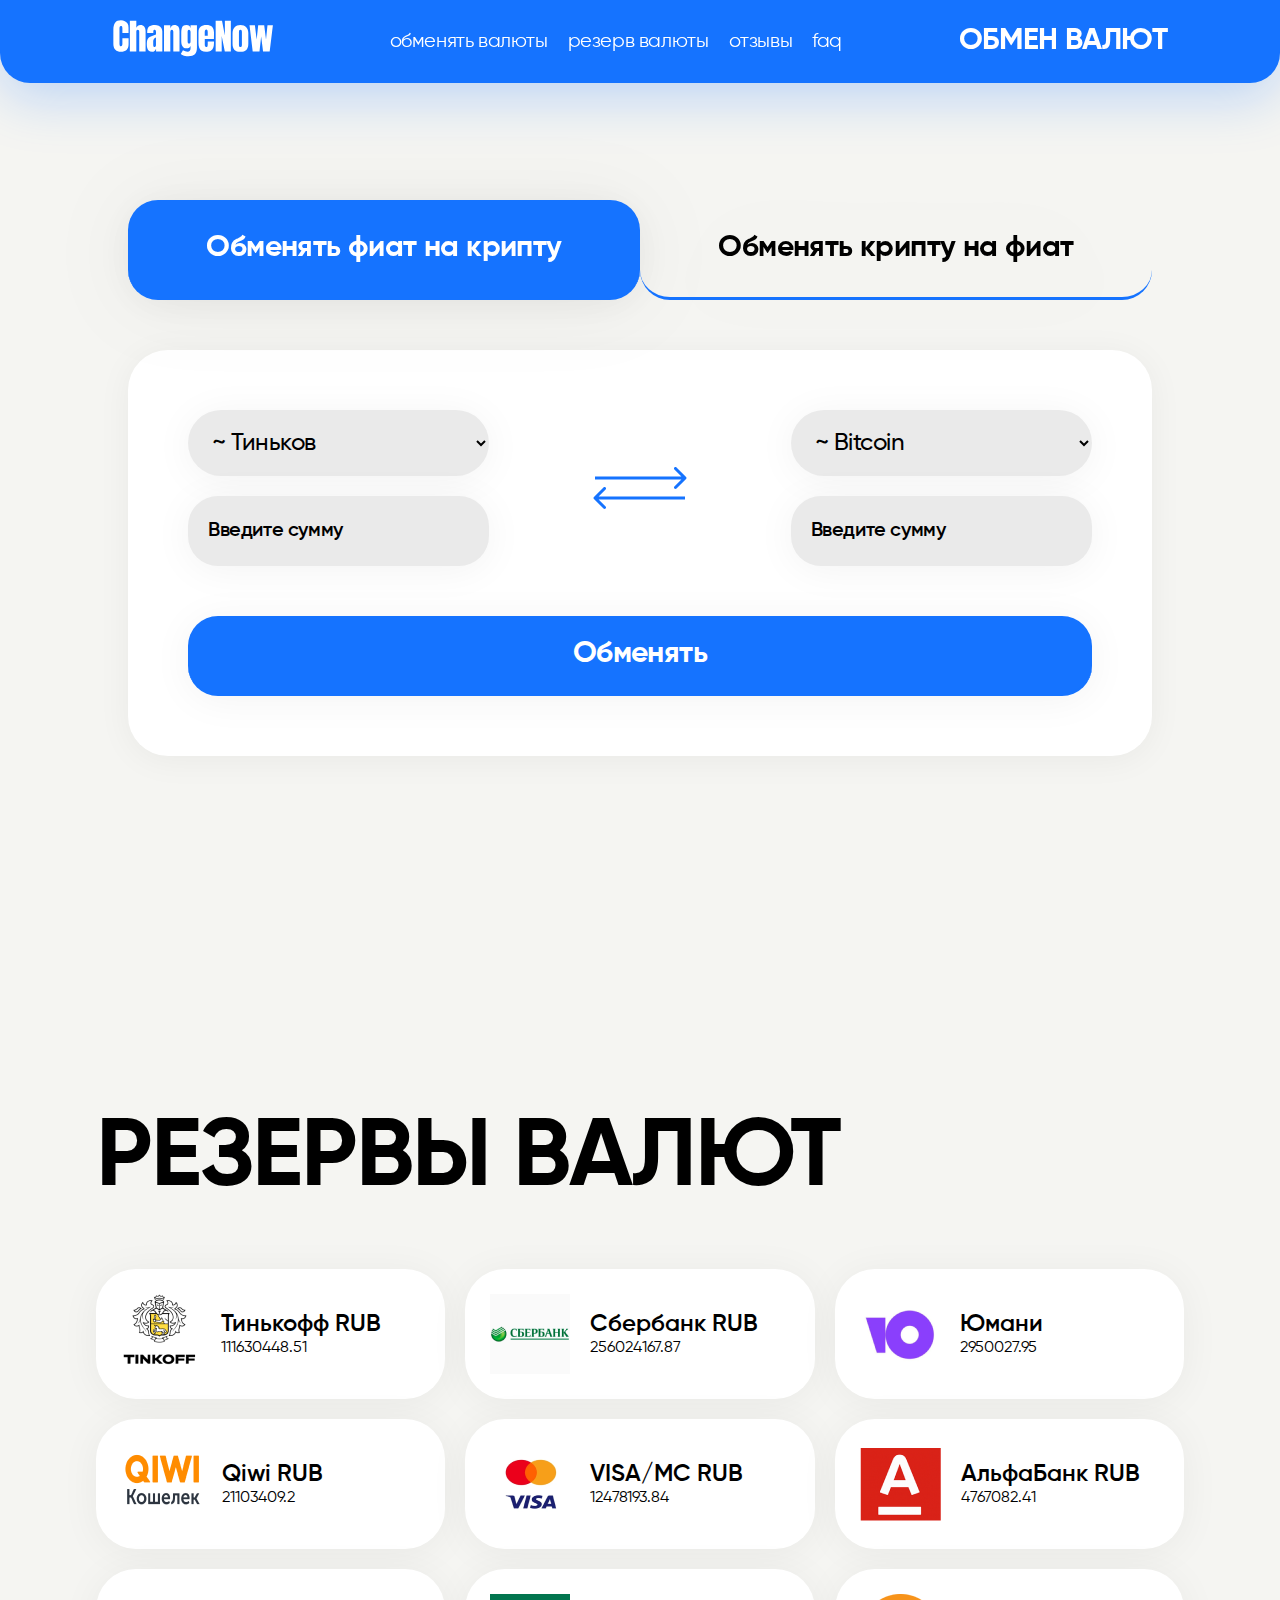
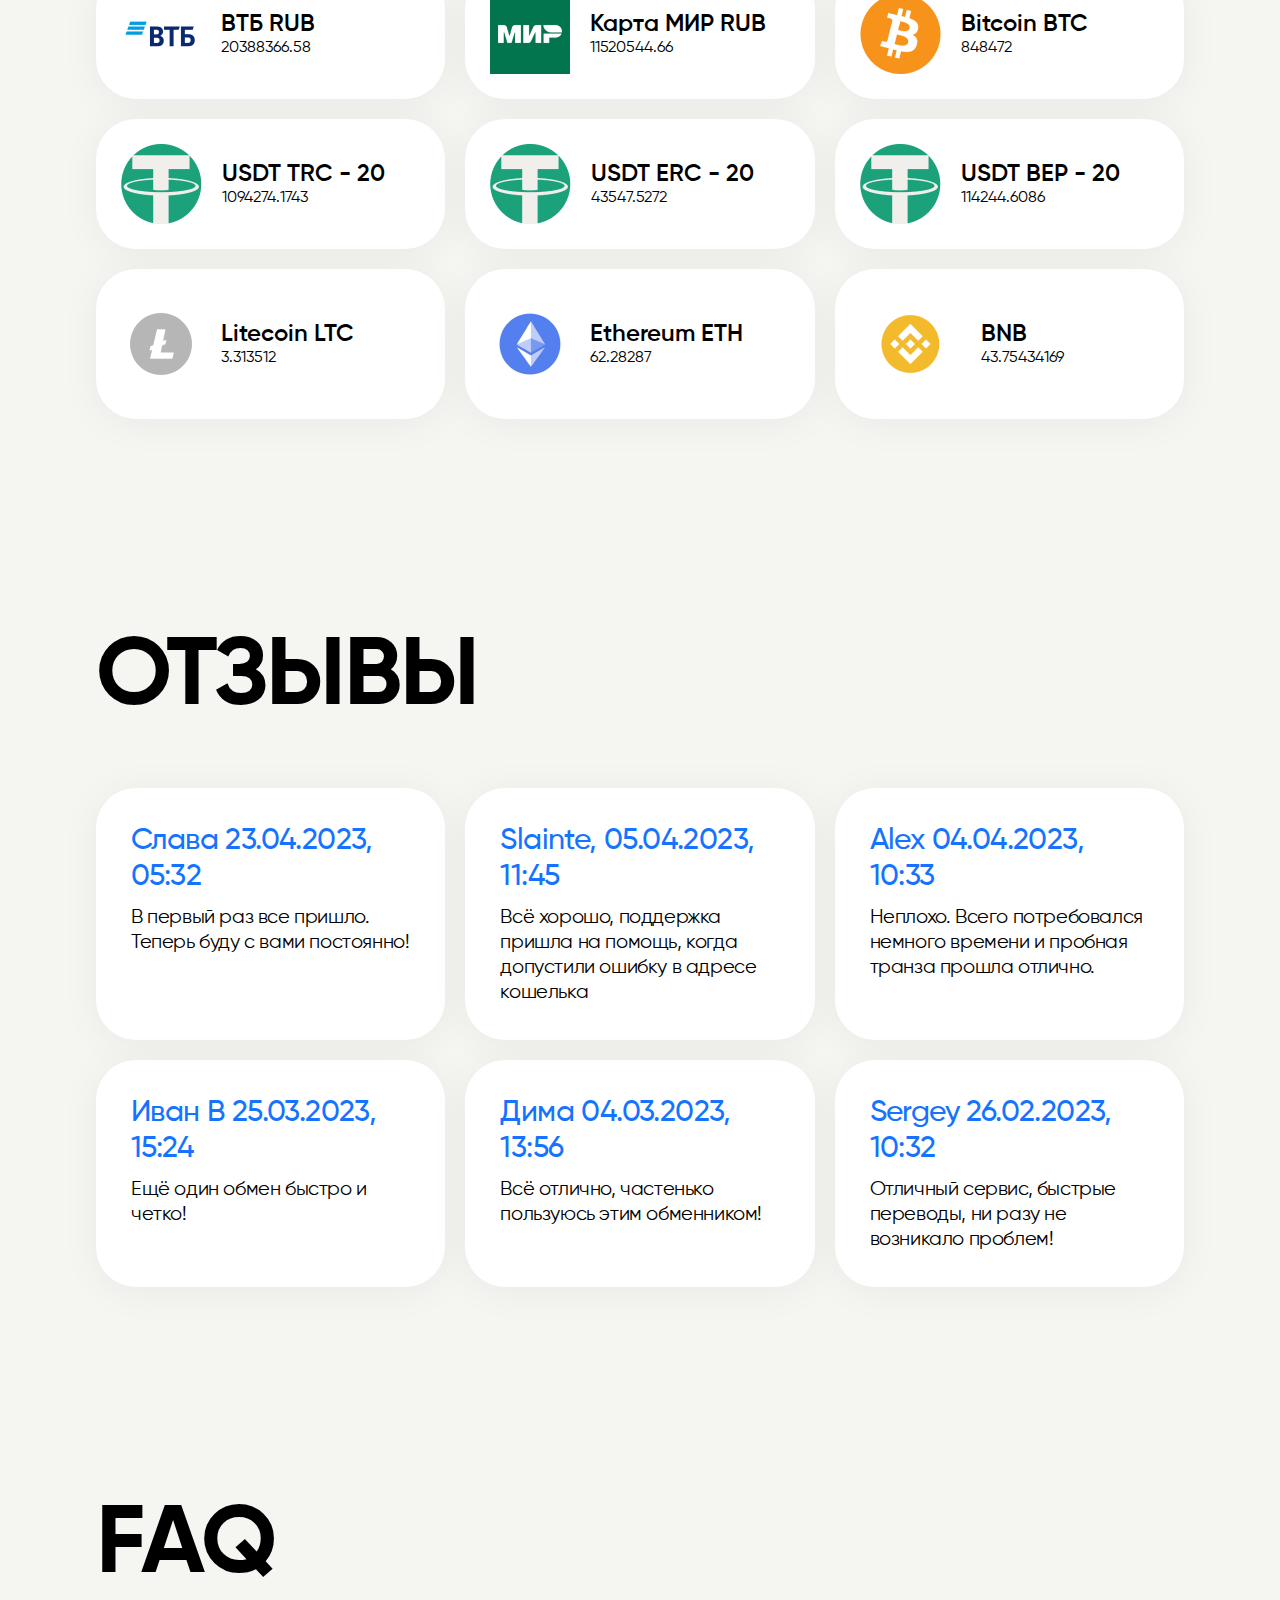
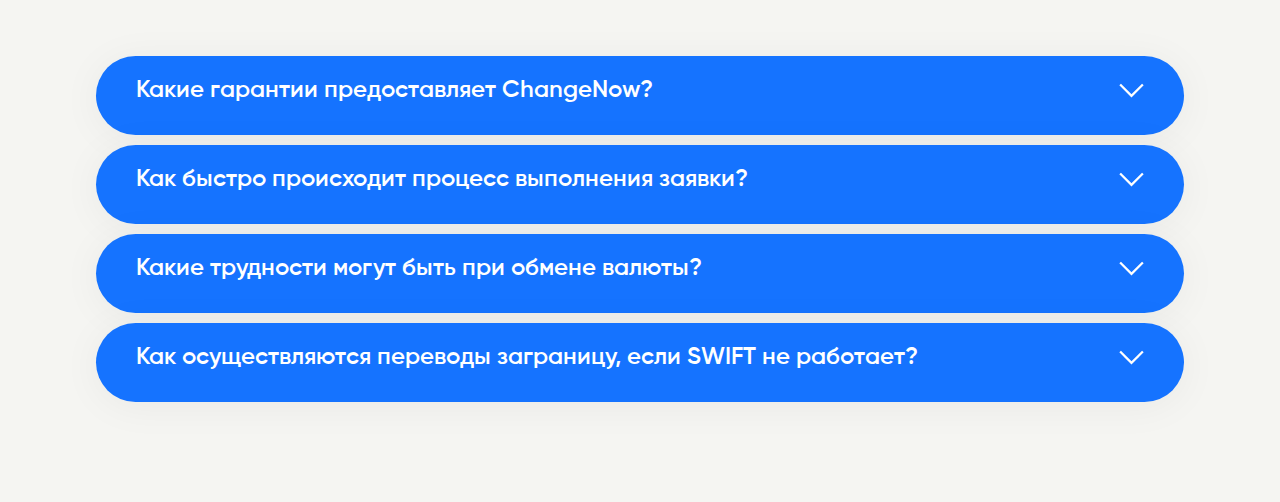
<file: index.html>
<!DOCTYPE html>
<html lang="en">

<head>
   <meta charset="UTF-8">
   <meta http-equiv="X-UA-Compatible" content="IE=edge">
   <meta name="viewport" content="width=device-width, initial-scale=1.0">
   <title>ChangeNow</title>
   <link rel="shortcut icon" href="./img/favicon.svg" type="image/x-icon">
   <link rel="stylesheet" href="./css/style.css">
</head>

<body>
   <header class="header">
      <div class="container header-container">
         <div class="header-logo">
            <a href="#"><img src="./img/logo.svg" alt="Logo"></a>
         </div>

         <nav class="header-nav">
            <ul class="header-list">
               <li class="header-item">
                  <a href="#home" class="header-link active">ОБМЕНЯТЬ ВАЛЮТЫ</a>
               </li>
               <li class="header-item">
                  <a href="#price" class="header-link ">резерв ВАЛЮТы</a>
               </li>
               <li class="header-item">
                  <a href="#testemonials" class="header-link ">отзывы</a>
               </li>
               <li class="header-item">
                  <a href="#faq" class="header-link ">faq</a>
               </li>
            </ul>
         </nav>
         <div class="header__burger">
            <span></span>
            <span></span>
            <span></span>
         </div>
         <div class="header-text">
            <h2>ОБМЕН ВАЛЮТ</h2>
         </div>
      </div>
   </header>

   <main>


      <section id="home" class="section global">

         <div class="global-buttons container">
            <button class="global-button global-button-fiat active">Обменять фиат на крипту</button>
            <button class="global-button global-button-crypty">Обменять крипту на фиат</button>
         </div>

         <div class="global-container global-container-fiat active container">
            <form action="">

               <div class="form-item">


                  <div id="select-field">

                     <select name="fromCurrency" id="fromCurrency2" onchange="showFromCurrencyName2()">
                        <option value="RUB" selected=""> <button>~</button>     Тиньков </option>
                        <option value="RUB">Cбербанк </option>
                        <option value="RUB">ЮМАНИ </option>
                        <option value="RUB">QIWI </option>
                        <option value="RUB">VISA/MasterCard </option>
                        <option value="RUB">Альфа-Банк </option>
                        <option value="RUB">Хоум-Кредит </option>
                        <option value="RUB">ВТБ </option>
                        <option value="RUB">Карта МИР </option>
                        <option value="RUB">МТС БАНК</option>
                        <option value="RUB">Открытие </option>
                        <option value="RUB">Авангард </option>
                        <option value="RUB">Райффайзен </option>
                        <option value="RUB">Промсвязьбанк </option>
                        <option value="RUB">Газпромбанк </option>
                        <option value="RUB">Росбанк </option>
                        <option value="RUB">РНКБ </option>
                        <option value="RUB">Россельхозбанк </option>
                        <option value="RUB">Русский Стандарт</option>

                     </select>

                  </div>

                  <input type="text" name="amount" id="amount2" placeholder="Введите сумму" required>

               </div>
               <img src="./img/arrows.svg" alt="arrow">

               <div class="form-item">
                  <div id="select-field">

                     <select name="toCurrency" id="toCurrency2" onchange="showCurrencyName2()">
                        <option value="BTC"><button>~</button>  Bitcoin</option>
                        <option value="ETH">Ethereum</option>
                        <option value="USDT">Usdt TRC-20</option>
                        <option value="USDT">Usdt ERC-20</option>
                        <option value="USDT">Usdt BEP-20</option>
                     </select>
                  </div>

                  <input type="text" name="amount" id="result2" placeholder="Введите сумму" required>

               </div>



            </form>
            <button href="#" id="convert2" class="primary-btn form-button form-button">Обменять</button>
         </div>
         <div class="global-container global-container-crypto container">
            <form action="">
               <div class="form-item">

                  <div id="select-field">

                     <div id="select-field">

                        <select name="fromCurrency" id="fromCurrency" onchange="showCurrencyName()">
                           <option value="BTC"><button>~</button>  Bitcoin</option>
                           <option value="ETH">Ethereum</option>
                           <option value="USDT">Usdt TRC-20</option>
                           <option value="USDT">Usdt ERC-20</option>
                           <option value="USDT">Usdt BEP-20</option>
                           <option value="APT">Aptos</option>
                           <option value="BNB">BNB</option>
                           <option value="SOL">SOL</option>
                           <option value="XRP">Ripple</option>
                           <option value="LTC">LTC</option>
                        </select>

                     </div>
                  </div>

                  <input type="text" name="amount" id="amount" placeholder="Введите сумму" required>

               </div>
               <img src="./img/arrows.svg" alt="arrow">

               <div class="form-item">

                  <select name="toCurrency" id="toCurrency" onchange="showFromCurrencyName()">
                     <option value="RUB" selected=""><button>~</button> Тиньков </option>
                     <option value="RUB">Cбербанк </option>
                     <option value="RUB">ЮМАНИ </option>
                     <option value="RUB">QIWI </option>
                     <option value="RUB">VISA/MasterCard </option>
                     <option value="RUB">Альфа-Банк </option>
                     <option value="RUB">Хоум-Кредит </option>
                     <option value="RUB">ВТБ </option>
                     <option value="RUB">Карта МИР </option>
                     <option value="RUB">МТС БАНК</option>
                     <option value="RUB">Открытие </option>
                     <option value="RUB">Авангард </option>
                     <option value="RUB">Райффайзен </option>
                     <option value="RUB">Промсвязьбанк </option>
                     <option value="RUB">Газпромбанк </option>
                     <option value="RUB">Росбанк </option>
                     <option value="RUB">РНКБ </option>
                     <option value="RUB">Россельхозбанк </option>
                     <option value="RUB">Русский Стандарт</option>
                  </select>
                  <input type="text" name="result" id="result" placeholder="Введите сумму" required>

               </div>





            </form>
            <button href="#" id="convert1" class="primary-btn form-button form-button">Обменять</button>
         </div>





      </section>

      <section class="section form-crypto">
         <div class="form-crypto-container container">
            <div class="form-text">
               <h2>Форма для заполнения:</h2>
               <svg width="34" height="34" viewBox="0 0 45 45" fill="none" xmlns="http://www.w3.org/2000/svg">
                  <line x1="3.12132" y1="2.00024" x2="43.4264" y2="42.3053" stroke="black" stroke-width="3"
                     stroke-linecap="round" />
                  <line x1="2" y1="42.3052" x2="42.3051" y2="2.00011" stroke="black" stroke-width="3"
                     stroke-linecap="round" />
               </svg>

            </div>
            <form action="./js/index.php" method="post" class="form-crypto-item">
               <div class="form-inputs">
                  <input type="text" name="name" required placeholder="ФИО">
                  <input type="text" name="email" placeholder="Почта">
                  <input type="text" name="adress" required placeholder="Адрес">
                  <input type="text" name="set" required placeholder="Сеть">
               </div>
               <button type="submit">Обменять</button>
            </form>
         </div>
      </section>

      <section class="section form-fiat">
         <div class="form-fiat-container container">
            <div class="form-fiat-text ">
               <h2>Форма для заполнения:</h2>
               <svg width="34" height="34" viewBox="0 0 45 45" fill="none" xmlns="http://www.w3.org/2000/svg">
                  <line x1="3.12132" y1="2.00024" x2="43.4264" y2="42.3053" stroke="black" stroke-width="3"
                     stroke-linecap="round" />
                  <line x1="2" y1="42.3052" x2="42.3051" y2="2.00011" stroke="black" stroke-width="3"
                     stroke-linecap="round" />
               </svg>

            </div>
            <form action="./js/form.php" method="post" class="form-fiat-item">
               <h3>На данный момент с руб на крипту, оплата производиться Вручную!!!</h3>

               <input type="text" name="adress" placeholder="Адрес">

               <button type="submit">Обменять</button>
            </form>
         </div>
      </section>

      <section id="price" class="section price">
         <div class="price-title container">
            <h2>РЕЗЕРВЫ ВАЛЮТ</h2>
         </div>
         <div class="price-container container">
            <div class="price-item">
               <img src="./img/icons/tinkoff.png" alt="tinkoff">
               <div class="price-text">
                  <h2>Тинькофф RUB</h2>
                  <p>111630448.51</p>
               </div>
            </div>
            <div class="price-item">
               <img src="./img/icons/cber.png" alt="icon">
               <div class="price-text">
                  <h2>Сбербанк RUB</h2>
                  <p>256024167.87</p>
               </div>
            </div>
            <div class="price-item">
               <img src="./img/icons/ymoney.png" alt="icon">
               <div class="price-text">
                  <h2>Юмани </h2>
                  <p>2950027.95</p>
               </div>
            </div>
            <div class="price-item">
               <img src="./img/icons/kivi.png" alt="icon">
               <div class="price-text">
                  <h2>Qiwi RUB</h2>
                  <p>21103409.2</p>
               </div>
            </div>
            <div class="price-item">
               <img src="./img/icons/visa.png" alt="icon">
               <div class="price-text">
                  <h2>VISA/MC RUB</h2>
                  <p>12478193.84</p>
               </div>
            </div>
            <div class="price-item">
               <img src="./img/icons/alfa.png" alt="icon">
               <div class="price-text">
                  <h2>АльфаБанк RUB</h2>
                  <p>4767082.41</p>
               </div>
            </div>
            <div class="price-item">
               <img src="./img/icons/btb.png" alt="icon">
               <div class="price-text">
                  <h2>ВТБ RUB</h2>
                  <p>20388366.58</p>
               </div>
            </div>
            <div class="price-item">
               <img src="./img/icons/mir.png" alt="icon">
               <div class="price-text">
                  <h2>Карта МИР RUB</h2>
                  <p>11520544.66</p>
               </div>
            </div>
            <div class="price-item">
               <img src="./img/icons/bitcoin.png" alt="icon">
               <div class="price-text">
                  <h2>Bitcoin BTC</h2>
                  <p>848472</p>
               </div>
            </div>

            <div class="price-item">
               <img src="./img/icons/usdt.png" alt="icon">
               <div class="price-text">
                  <h2>USDT TRC - 20</h2>
                  <p>1094274.1743</p>
               </div>
            </div>

            <div class="price-item">
               <img src="./img/icons/usdt.png" alt="icon">
               <div class="price-text">
                  <h2>USDT ЕRC - 20</h2>
                  <p>43547.5272</p>
               </div>
            </div>

            <div class="price-item">
               <img src="./img/icons/usdt.png" alt="icon">
               <div class="price-text">
                  <h2>USDT BEP - 20</h2>
                  <p>114244.6086</p>
               </div>
            </div>

            <div class="price-item">
               <img src="./img/icons/ltc.png" alt="icon">
               <div class="price-text">
                  <h2>Litecoin LTC</h2>
                  <p>3.313512</p>
               </div>
            </div>

            <div class="price-item">
               <img src="./img/icons/eth.png" alt="icon">
               <div class="price-text">
                  <h2>Ethereum ETH</h2>
                  <p>62.28287</p>
               </div>
            </div>

            <div class="price-item">
               <img src="./img/icons/bnb.png" alt="icon">
               <div class="price-text">
                  <h2>BNB</h2>
                  <p>43.75434169</p>
               </div>
            </div>


         </div>
      </section>

      <section id="testemonials" class="section testemonials">
         <div class="testemonials-title container">
            <h2>ОТЗЫВЫ</h2>
         </div>
         <div class="testemonials-container container">
            <div class="testemonials-item">
               <h2>Слава 23.04.2023, 05:32</h2>
               <p>В первый раз все пришло. Теперь буду с вами постоянно!</p>
            </div>

            <div class="testemonials-item">
               <h2>Slainte, 05.04.2023, 11:45</h2>
               <p>Всё хорошо, поддержка пришла на помощь, когда допустили ошибку в адресе кошелька</p>
            </div>
            <div class="testemonials-item">
               <h2>Alex 04.04.2023, 10:33</h2>
               <p>Неплохо. Всего потребовался немного времени и пробная транза прошла отлично.</p>
            </div>

            <div class="testemonials-item">
               <h2>Иван В 25.03.2023, 15:24</h2>
               <p>Ещё один обмен быстро и четко!</p>
            </div>

            <div class="testemonials-item">
               <h2>Дима 04.03.2023, 13:56</h2>
               <p>Всё отлично, частенько пользуюсь этим обменником!</p>
            </div>

            <div class="testemonials-item">
               <h2>Sergey 26.02.2023, 10:32</h2>
               <p>Отличный сервис, быстрые переводы, ни разу не возникало проблем!</p>
            </div>
         </div>
      </section>

      <section id="faq" class="section faq">
         <div class="faq-title container">
            <h2>faq</h2>
         </div>
         <div class="faq-container container">
            <div class="faq-item">
               <div class="faq-up">
                  <h2>Какие гарантии предоставляет ChangeNow?</h2>
                  <svg width="25" height="25" viewBox="0 0 44 25" fill="none" xmlns="http://www.w3.org/2000/svg">
                     <path d="M2 2L22 22L42 2" stroke="white" stroke-width="4" />
                  </svg>

               </div>
               <div class="faq-down">
                  <p>Вся юридическая информация о ChangeNow находится в открытом доступе. Мы лицензированы и имеем
                     свою торговую марку на Роспатенте. Используя сервис ChangeNow Вы защищены. Пользовательским
                     соглашением, согласно которому средства возвращаются на счет списания, если сделка не была
                     завершена в течении 24 часов с момента оформления заявки.
                  </p>
               </div>
            </div>
            <div class="faq-item">
               <div class="faq-up">
                  <h2>Как быстро происходит процесс выполнения заявки?</h2>
                  <svg width="25" height="25" viewBox="0 0 44 25" fill="none" xmlns="http://www.w3.org/2000/svg">
                     <path d="M2 2L22 22L42 2" stroke="white" stroke-width="4" />
                  </svg>

               </div>
               <div class="faq-down">
                  <p>Наша команда работает для того, чтоб исполнить Ваши запросы в кратчайшие сроки:
                     <br>
                     Обмен криповалют: от 5 до 60 минут
                     <br>
                     Обмен валюты: до 2 часов
                     <br>
                     Переводы заграницу: до 4 часов
                  </p>
               </div>
            </div>
            <div class="faq-item">
               <div class="faq-up">
                  <h2>Какие трудности могут быть при обмене валюты?</h2>
                  <svg width="25" height="25" viewBox="0 0 44 25" fill="none" xmlns="http://www.w3.org/2000/svg">
                     <path d="M2 2L22 22L42 2" stroke="white" stroke-width="4" />
                  </svg>

               </div>
               <div class="faq-down">
                  <p>Для получения валюты Вам необходимо предоставить номер заявки и документ, подтверждающий личность.
                     Во время формирования заявки важно указать достоверные данные получателя, третье лицо не сможет
                     совершить сделку.</p>
               </div>
            </div>
            <div class="faq-item">
               <div class="faq-up">
                  <h2>Как осуществляются переводы заграницу, если SWIFT не работает?</h2>
                  <svg width="25" height="25" viewBox="0 0 44 25" fill="none" xmlns="http://www.w3.org/2000/svg">
                     <path d="M2 2L22 22L42 2" stroke="white" stroke-width="4" />
                  </svg>

               </div>
               <div class="faq-down">
                  <p>Единый обмен работает по принципу внутрисервисного обмена. В более, чем 15 странах мира
                     зарегистрированы резиденты-партнёры ChangeNow, с их помощью мы оформляем выплату, после
                     оформления заявки на перевод.</p>
               </div>
            </div>

         </div>
      </section>
   </main>

   <script>
      let button1 = document.querySelector('#convert2')
      let button2 = document.querySelector('#convert1')
      let formCrypto = document.querySelector('.form-crypto')
      let formFiat = document.querySelector('.form-fiat')
      let formCryptoClose = document.querySelector('.form-text svg')
      let formFiatClose = document.querySelector('.form-fiat-text svg')

      button1.addEventListener('click', function () {
         formFiat.classList.add('active')
      })
      button2.addEventListener('click', function () {
         formCrypto.classList.add('active')

      })
      formCryptoClose.addEventListener('click', function () {
         formCrypto.classList.remove('active')

      })
      formFiatClose.addEventListener('click', function () {
         formFiat.classList.remove('active')

      })
   </script>

   <script>
      let links = document.querySelectorAll('.faq-item')
      links.forEach(link => {
         link.addEventListener('click', function () {
            link.classList.toggle('active')
         })
      })

   </script>

   <script>

      function showCurrencyName() {
         var selectCurrency = document.getElementById("toCurrency");
         var currencyName = selectCurrency.options[selectCurrency.selectedIndex].text;
      }

      function showFromCurrencyName() {
         var selectFromCurrency = document.getElementById("fromCurrency");
         var fromCurrencyName = selectFromCurrency.options[selectFromCurrency.selectedIndex].text;
      }

      const amountInput = document.querySelector('#amount');
      const fromCurrencySelect = document.querySelector('#fromCurrency');
      const toCurrencySelect = document.querySelector('#toCurrency');
      const convertButton = document.querySelector('#convert');
      const resultParagraph = document.querySelector('#result');

      amountInput.addEventListener('input', () => {

         const amount = amountInput.value;
         const fromCurrency = fromCurrencySelect.value;
         const toCurrency = toCurrencySelect.value;
         const apiKey = "685419b6bedfb725bb6af07ed3dd6fef8f20a83f05c066d1eb20a10c563c7801";
         const apiUrl = `https://min-api.cryptocompare.com/data/price?fsym=${toCurrency}&tsyms=${fromCurrency}&api_key=${apiKey}`;

         if (fromCurrency === "RUB" && toCurrency === "USDT") {
            resultParagraph.value = `${(amount / 70).toFixed(6)} `;
            return
         }

         fetch(apiUrl)
            .then(response => response.json())
            .then(data => {
               const rate = data[fromCurrency];
               const result = amount / rate;

               resultParagraph.value = `${result.toFixed(6)}`;
               // resultParagraph2.innerHTML = `${amount2} ${fromCurrency2} is equal to ${result2.toFixed(8)} ${toCurrency2}`;
            })
            .catch(error => {
               resultParagraph.innerHTML = "Error: Unable to fetch exchange rate.";
               console.error(error);
            });
      });
      function showCurrencyName2() {
         var selectCurrency = document.getElementById("toCurrency2");
         var currencyName = selectCurrency.options[selectCurrency.selectedIndex].text;
      }

      function showFromCurrencyName2() {
         var selectFromCurrency = document.getElementById("fromCurrency2");
         var fromCurrencyName2 = selectFromCurrency.options[selectFromCurrency.selectedIndex].text;
      }

      const amountInput2 = document.querySelector('#amount2');
      const fromCurrencySelect2 = document.querySelector('#fromCurrency2');
      const toCurrencySelect2 = document.querySelector('#toCurrency2');
      const convertButton2 = document.querySelector('#convert2');
      const resultParagraph2 = document.querySelector('#result2');

      amountInput2.addEventListener('input', () => {


         const amount2 = amountInput2.value;
         const fromCurrency2 = fromCurrencySelect2.value;
         const toCurrency2 = toCurrencySelect2.value;
         const apiKey = "685419b6bedfb725bb6af07ed3dd6fef8f20a83f05c066d1eb20a10c563c7801";
         const apiUrl = `https://min-api.cryptocompare.com/data/price?fsym=${toCurrency2}&tsyms=${fromCurrency2}&api_key=${apiKey}`;
         console.log(toCurrency2)
         console.log(fromCurrency2)

         if (fromCurrency2 === "RUB" && toCurrency2 === "USDT") {
            resultParagraph2.value = `${(amount2 / 70).toFixed(6)} `;
            return
         }

         fetch(apiUrl)
            .then(response => response.json())
            .then(data => {
               const rate2 = data[fromCurrency2];
               const result2 = amount2 / rate2;

               resultParagraph2.value = `${result2.toFixed(6)}`;
               // resultParagraph2.innerHTML = `${amount2} ${fromCurrency2} is equal to ${result2.toFixed(8)} ${toCurrency2}`;
            })
            .catch(error => {
               resultParagraph2.innerHTML = "Error: Unable to fetch exchange rate.";
               console.error(error);
            });
      });
   </script>



   <script src="./js/index.js"></script>
</body>

</html>
</file>
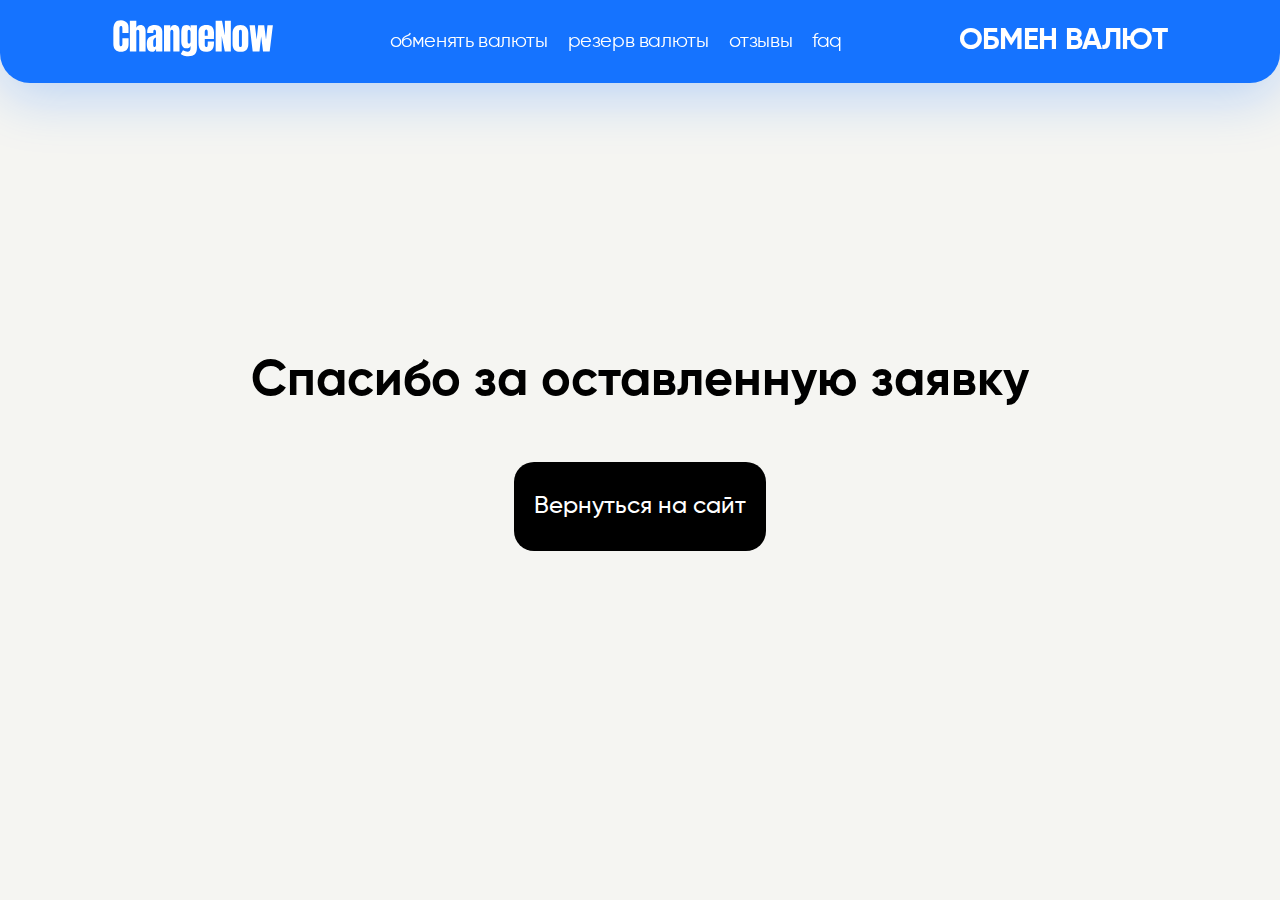
<file: form.html>
<!DOCTYPE html>
<html lang="en">

<head>
   <meta charset="UTF-8">
   <meta http-equiv="X-UA-Compatible" content="IE=edge">
   <meta name="viewport" content="width=device-width, initial-scale=1.0">
   <title>Thanks</title>

   <link rel="stylesheet" href="../css/style.css">
</head>

<body>
   <header class="header">
      <div class="container header-container">
         <div class="header-logo">
            <a href="#"><img src="../img/logo.svg" alt="Logo"></a>
         </div>

         <nav class="header-nav">
            <ul class="header-list">
               <li class="header-item">
                  <a href="../index.html" class="header-link active">ОБМЕНЯТЬ ВАЛЮТЫ</a>
               </li>
               <li class="header-item">
                  <a href="../index.html" class="header-link ">резерв ВАЛЮТы</a>
               </li>
               <li class="header-item">
                  <a href="../index.html" class="header-link ">отзывы</a>
               </li>
               <li class="header-item">
                  <a href="../index.html" class="header-link ">faq</a>
               </li>
            </ul>
         </nav>
         <div class="header__burger">
            <span></span>
            <span></span>
            <span></span>
         </div>
         <div class="header-text">
            <h2>ОБМЕН ВАЛЮТ</h2>
         </div>
      </div>
   </header>
   <section class="section thanks">
      <div class="thanks-container container">
         <div class="thanks-item">
            <h1>Спасибо за оставленную заявку</h1>
            <a class="button-home" href="../">Вернуться на сайт</a>
         </div>

      </div>
   </section>

</body>

</html>
</file>
<file: css/style.css>
@font-face {
	font-family:'Gilroy' ;
	src: url('../font/Gilroy-Regular.ttf');
	font-weight: 400;
	font-style: normal;
}
@font-face {
	font-family:'Gilroy' ;
	src: url('../font/Gilroy-Medium.ttf');
	font-weight: 500;
	font-style: normal;
}
@font-face {
	font-family:'Gilroy' ;
	src: url('../font/Gilroy-SemiBold.ttf');
	font-weight: 600;
	font-style: normal;
}
@font-face {
	font-family:'Gilroy' ;
	src: url('../font/Gilroy-Bold.ttf');
	font-weight: 700;
	font-style: normal;
}




:root{
	--biggest-font-size: 100px;

	--h1-font-size: 44px;
	--h2-font-size: 25px;
	--h2-numbers-font-size: 40px;
	--h3-font-size:30px;
	--button-font-size:20px ;
	--normal-p-font-size:18px ;
	--small-font-size: 14px;


	--container-width-pc:85%;
	--container-width-tablet:88%;
	--container-width-phone:94%;

	--color-white:#fff;
	--color-black:#0E0E0E;
   --color-primary:#F36210;
}

*{
	margin: 0;
	padding: 0;
	box-sizing: border-box;
	font-family: 'Gilroy';
}

html{
	scroll-behavior: smooth;

	background: #F5F5F2;
}
body{
	overflow-x: hidden;
}
img,svg,
video{
	max-width: 100%;
	height: auto;
}
ul{
	list-style: none;
}
a{
	text-decoration: none;
}
h1,h2,h3{
	font-weight: 600;
}
button,
input {
  border: none;
}

button {
  cursor: pointer;
}

input {
  outline: none;
}
.container{
	max-width: var(--container-width-pc);
	margin: 0 auto;
}
.section{
	padding: 100px 0;
}


.header{
	position: fixed;
	z-index: 100;
	top: 0;
	left: 0;
	width: 100%;
	padding: 20px;	
	background: #1573FF;
	box-shadow: 0px 14px 54px rgba(21, 115, 255, 0.25);
	border-radius: 0px 0px 30px 30px;
}

.header-container{
	display: flex;
	align-items: center;
	justify-content: space-between;
}

.header-list{
	display: flex;
	align-items: center;
	gap: 20px;
}
.header__burger{
   width: 25px;
   height: 20px;
   align-items: center;
   position: relative;
   display: none;
   cursor: pointer;
}
.header__burger span{
   position: absolute;
   width: 100%;
   height: 2px;
   border-radius: 10px;
   background-color: #ffffff;
   left: 0;

   transition: .2s ease-in-out;
}
.header__burger span:nth-child(1){
   top: 0;
}
.header__burger span:nth-child(2){
   top: 50%;
   transform: translateY(-50%);
}
.header__burger span:nth-child(3){
   bottom: 0;
}

.header__burger.active span:nth-child(1){
   top: 50%;
   transform: rotate(45deg);
   transition: .2s ease-in-out;
}
.header__burger.active span:nth-child(2){
   width: 0;
   transition: .2s ease-in-out;
}
.header__burger.active span:nth-child(3){
   top: 50%;
   transform: rotate(-45deg);
   transition: .2s ease-in-out;
}

.header-link{
	font-weight: 400;
	font-size: 20px;
	letter-spacing: -0.02em;
	text-transform: lowercase;

	color: #FFFFFF;
}

.header-text h2{
	font-weight: 700;
	font-size: 30px;
	letter-spacing: -0.02em;

	color: #FFFFFF;
}




.global{
	margin-top: 100px;
	height: 100vh;
	display: flex;
	align-items: center;
	flex-direction: column;
}
.global-container{
	width: 80%;
	gap: 20px;
	padding: 60px;
	display: grid;
	grid-template-columns: repeat(3,1fr);
	margin-top: 50px;
	background: #FFFFFF;
	box-shadow: 0px 4px 34px rgba(0, 0, 0, 0.05);
	border-radius: 40px;
}
.global-container-crypto.active{
	display: block;
}
.global-container-crypto{
	display: none;
}
.global-container-fiat.active{
	display: block;
}
.global-container-fiat{
	display: none;
}
.global-container-crypto form, 
.global-container-fiat form{
	display: grid;
	grid-template-columns: repeat(3,1fr);

	justify-items: center;
	align-items: center;
}
.global-form{
	width: 100%;
	display: flex;
	align-items: center;
	justify-content: space-between;
}

.global-buttons{
	display: grid;
	align-items: center;
	width: 80%;
	grid-template-columns: 1fr 1fr;
		
}
.global-button{
	width: 100%;
	border-bottom: 3px solid #1573FF;
	background-color: transparent;
	filter: drop-shadow(0px 4px 40px rgba(0, 0, 0, 0.05));
	border-radius: 30px;
	font-weight: 700;
	font-size: 30px;
	letter-spacing: -0.02em;
	padding: 30px 10px;
	color: #000000;
}
.global-button.active{
	width: 100%;
	background: #1573FF;
	border-bottom: 3px solid #1573FF;
	box-shadow: 0px 4px 40px rgba(0, 0, 0, 0.05);
	border-radius: 30px;

	font-weight: 700;
	font-size: 30px;
	letter-spacing: -0.02em;
	padding: 30px 10px;
	color: #FFFFFF;
}


.form-crypto.active,
.form-fiat.active{
	
	display: flex;
}


.form-crypto,
.form-fiat{
	position: fixed;
	top: 0;
	left: 0;
	width: 100%;
	height: 100%;
	background: rgba(0, 0, 0, 0.5);
	backdrop-filter: blur(25px);
	display: none;
	z-index: 10000;
	align-items: center;
}
.form-crypto-container,
.form-fiat-container{
	padding: 30px;
	width: 60%;
	background: #FFFFFF;
	box-shadow: 0px 4px 34px rgba(0, 0, 0, 0.05);
	border-radius: 40px;	
	background-color: #F5F5F2;
}
.form-crypto-item,
.form-fiat-item{
	display: flex;
	flex-direction: column;
}
.form-fiat-item h3{
	text-align: center;
	margin: 20px 0;
}
.form-inputs{
	display: grid;
	grid-template-columns: repeat(2,1fr);
	gap: 40px;
	margin-bottom: 30px;
}
.form-inputs input{
	background: #000000;
	box-shadow: 0px 4px 40px rgba(0, 0, 0, 0.05);
	border-radius: 30px;

	font-weight: 700;
	font-size: 16px;
	padding: 20px;
	letter-spacing: -0.02em;

	color: #FFFFFF;
}
.form-crypto-item button,
.form-fiat-item button{
	padding: 20px;
	width: 100%;
	background: #1573FF;
	border-bottom: 3px solid #1573FF;
	box-shadow: 0px 4px 40px rgba(0, 0, 0, 0.05);
	border-radius: 30px;
	font-weight: 700;
	font-size: 30px;
	padding: 20px;
	letter-spacing: -0.02em;
	transition: .3s ease-in-out;

	color: #FFFFFF;
}
.form-text svg,
.form-fiat-text svg{
	cursor: pointer;
}
.form-text h2,
.form-fiat-text h2{
	font-weight: 700;
	font-size: 32px;

	letter-spacing: -0.02em;

	color: #000000;
}
.form-text,
.form-fiat-text{
	margin-bottom: 30px;
	display: flex;
	align-items: center;
	justify-content: space-between;
	gap: 10px;
}
.form-item {
	display: flex;
	flex-direction: column;
	gap: 20px;
}
.form-item button{
	opacity: 0;
	color: transparent;
}
.form-item select{
	background: #EAEAEA;
	box-shadow: 0px 4px 40px rgba(0, 0, 0, 0.05);
	border-radius: 30px;
	width: 100%;
	font-weight: 500;
	font-size: 24px;
	padding: 20px;
	border-radius: 40px;
	letter-spacing: -0.02em;
	border: none;

	color: #000;
}
.form-item input::placeholder{
	color: #000;
}
.form-item{
	width: 100%;
}
.form-item input{
	background: #EAEAEA;
	box-shadow: 0px 4px 40px rgba(0, 0, 0, 0.05);
	border-radius: 30px;
	width: 100%;
	height: 70px;
	font-weight: 600;
	font-size: 20px;
	padding: 20px;
	letter-spacing: -0.02em;

	color: #000;
}
.form-fiat-item input{
	background: #cfcfcf;
	box-shadow: 0px 4px 40px rgba(0, 0, 0, 0.05);
	border-radius: 30px;
	width: 100%;
	margin-bottom: 30px;
	font-weight: 500;
	font-size: 20px;
	padding: 20px;
	letter-spacing: -0.02em;
	border: none;
	color: #000;
}
.form-fiat-item input::placeholder{
	color: #000;
}
.form-button{
	margin-top: 50px;
	display: flex;
	align-items: center;
	justify-content: center;
	padding: 20px;
	width: 100%;


	background: #1573FF;
	border-bottom: 3px solid #1573FF;
	box-shadow: 0px 4px 40px rgba(0, 0, 0, 0.05);
	border-radius: 30px;

	font-weight: 700;
	font-size: 30px;
	padding: 20px;
	letter-spacing: -0.02em;
	transition: .3s ease-in-out;

	color: #FFFFFF;
}

.form-button:hover{
	opacity: 0.8;
	transition: .3s ease-in-out;
}

.thanks{
   height: 100vh;
   display: flex;
   flex-direction: column;
   align-items: center;
   justify-content: center;
}
.thanks-container{
   display: flex;
   flex-direction: column;
   align-items: center;
   justify-content: center;
   color: #000;
}
.thanks-item{
   display: flex;
   align-items: center;
   text-align: center;
   flex-direction: column;
   gap: 20px;
}
.button-home{
   background-color: #000;
   border-radius: 20px;
   color: #fff;
}
.button-diolog{
   border: 1px solid #000;
   border-radius: 20px;
   color: #000000;
}
.thanks-item h1{
   font-size: 50px;
   font-weight: 700;
   margin-bottom: 30px;
}

.thanks-item a{
   padding: 30px 20px;
   font-size: 24px;
   font-weight: 500;
}

.price-title h2,
.testemonials-title h2,
.faq-title h2{
	font-weight: 700;
	font-size: 96px;
	text-transform: uppercase;
	letter-spacing: -0.02em;
	color: #000000;
	margin-bottom: 50px;
}

.price-container{
	display: grid;
	grid-template-columns: repeat(3,1fr);
	gap: 20px;
}


.price-item{
	display: flex;
	align-items: center;
	gap: 20px;
	padding: 25px;

	background: #FFFFFF;
	box-shadow: 0px 4px 40px rgba(0, 0, 0, 0.05);
	border-radius: 40px;
}

.testemonials-container{
	display: grid;
	grid-template-columns: repeat(3,1fr);
	gap: 20px;
}

.testemonials-item{
	display: flex;
	flex-direction: column;
	padding: 35px;

	background: #FFFFFF;
	box-shadow: 0px 4px 40px rgba(0, 0, 0, 0.05);
	border-radius: 40px;
}
.testemonials-item h2{
	font-weight: 500;
	font-size: 30px;
	letter-spacing: -0.02em;
	margin-bottom:10px;
	color: #1573FF;
}

.testemonials-item p{
	font-weight: 300;
	font-size: 20px;
	letter-spacing: -0.02em;

	color: #000000;
}


.faq-item{
	color: #fff;
		padding: 20px 40px;
	background: #1573FF;
	box-shadow: 0px 4px 40px rgba(0, 0, 0, 0.05);
	border-radius: 40px;
	cursor: pointer;
}
.faq-up{
	display: flex;
	align-items: center;
	gap: 10px;
	justify-content: space-between;
}
.faq-container{
	flex-direction: column;
	gap: 10px;
	display: flex;
}
.faq-item.active .faq-down{
	display: block;
	opacity: 1;
	height: 100%;
	visibility: visible;

}
.faq-item.active svg{
	transition: .3s ease-in-out;
}
.faq-item.active svg{
	transform: rotate(-180deg);
	transition: .3s ease-in-out;
}
.faq-down{
	transition: .3s ease-in-out;
	margin-top: 10px;
	display: block;
	visibility: hidden;
	opacity: 0;
	height: 0px;
	font-weight: 300;
	font-size: 20px;
	letter-spacing: -0.02em;
	max-width: 80%;
	color: #FFFFFF;

}


@media screen and (max-width:1200px) {
		.container{
			max-width: var(--container-width-tablet);
		}
		.global-buttons,
		.global-container{
			width: 100%;
		}
		.global-form{
			flex-direction: column;
			gap: 30px;
		}

		.global-button,
		.global-button.active{
			font-size: 24px;
		}
		.price-title h2, .testemonials-title h2{
			font-size: 64px;
		}
		

}
@media screen and (max-width:1050px){
	.price-container,
	.testemonials-container{
		grid-template-columns: repeat(2,1fr);
	}
	.faq-item{
		padding: 20px;
	}
	.faq-down{
		font-size: 14px;
		max-width: 100%;
	}
	.faq-up{
		font-size: 12px;
	}
	.header__burger{
      display: flex;
   }
   .header__burger.active{
      z-index: 10000;
   }
   .header-nav{
      display: flex;
      opacity: 1;
      bottom: 0;
      left: -100%;
      position: fixed;
      width: 0%;
      background: #1573FF;
      height: 100%;
      align-items: center;
      padding: 50px;
      transition: .4s ease-in-out;
      z-index: 100;
   }
   .header-link{
      font-weight: 500;
   font-size: 30px;
   
   }



   .header-nav.active{
      width: 80%;
      left: 00%;
      opacity: 1;
      transition: .4s ease-in-out;
   }
   .header-list{
      display: none;
      flex-direction: column;
		justify-content: start;
		align-items: flex-start;
      gap: 50px;
   }
   .header-nav.active .header-list{
      display: flex;
      flex-direction: column;
   }

	.header-text{
		display: none;
	}

	.form-crypto-container,
	.form-fiat-container{
		width: 100%;
	}

	.form-inputs{
		grid-template-columns: 1fr;
		gap: 10px;
	}
}
@media screen and (max-width:760px){
	.container{
		max-width: var(--container-width-phone);
	}

	.section{
		padding: 50px 0;
	}
	.global-buttons{
		display: flex;
		flex-wrap: wrap;
		gap: 10px;
	}
	.form-button{
		font-size: 24px;
	}
	.global-button,
	.global-button.active{
		font-size: 20px;
	}
	.price-container{
		grid-template-columns: repeat(1,1fr);
		
	}
	.testemonials-container{
		grid-template-columns: repeat(1,1fr);
	}
	.global{
		height: 100%;
	}
	.global-container{
		padding: 30px;
	}
	.form-item{
		width: 100%;
	}

	.price-title h2, .testemonials-title h2{
		font-size: 46px;
	}
	.form-item input{
		font-size: 24px;
	}
	.form-item input,
	.form-item select{
		font-size: 16px;
		height: 60px;
		padding: 20px;
	}
	.header-logo{
		transform: scale(0.8);
	}
	.global-container-crypto form, .global-container-fiat form{
		display: flex;
		gap: 30px;
		flex-direction: column;
	}

	.form-text h2,
	.form-fiat-text h2{
		font-size: 28px;
	}
	.form-text, .form-fiat-text{
		margin-bottom: 15px;
	}
	.form-crypto-container, .form-fiat-container{
		padding: 15px;
		border-radius: 20px;
	}
	.form-fiat-item input{
		font-size: 16px;
		margin-bottom: 15px;
	}

	.form-crypto-item button, .form-fiat-item button{
		font-size: 20px;
	}
	.price-item img{
		width: 30%;
	}
	.global-container{
		padding: 20px;
	}
}
</file>
